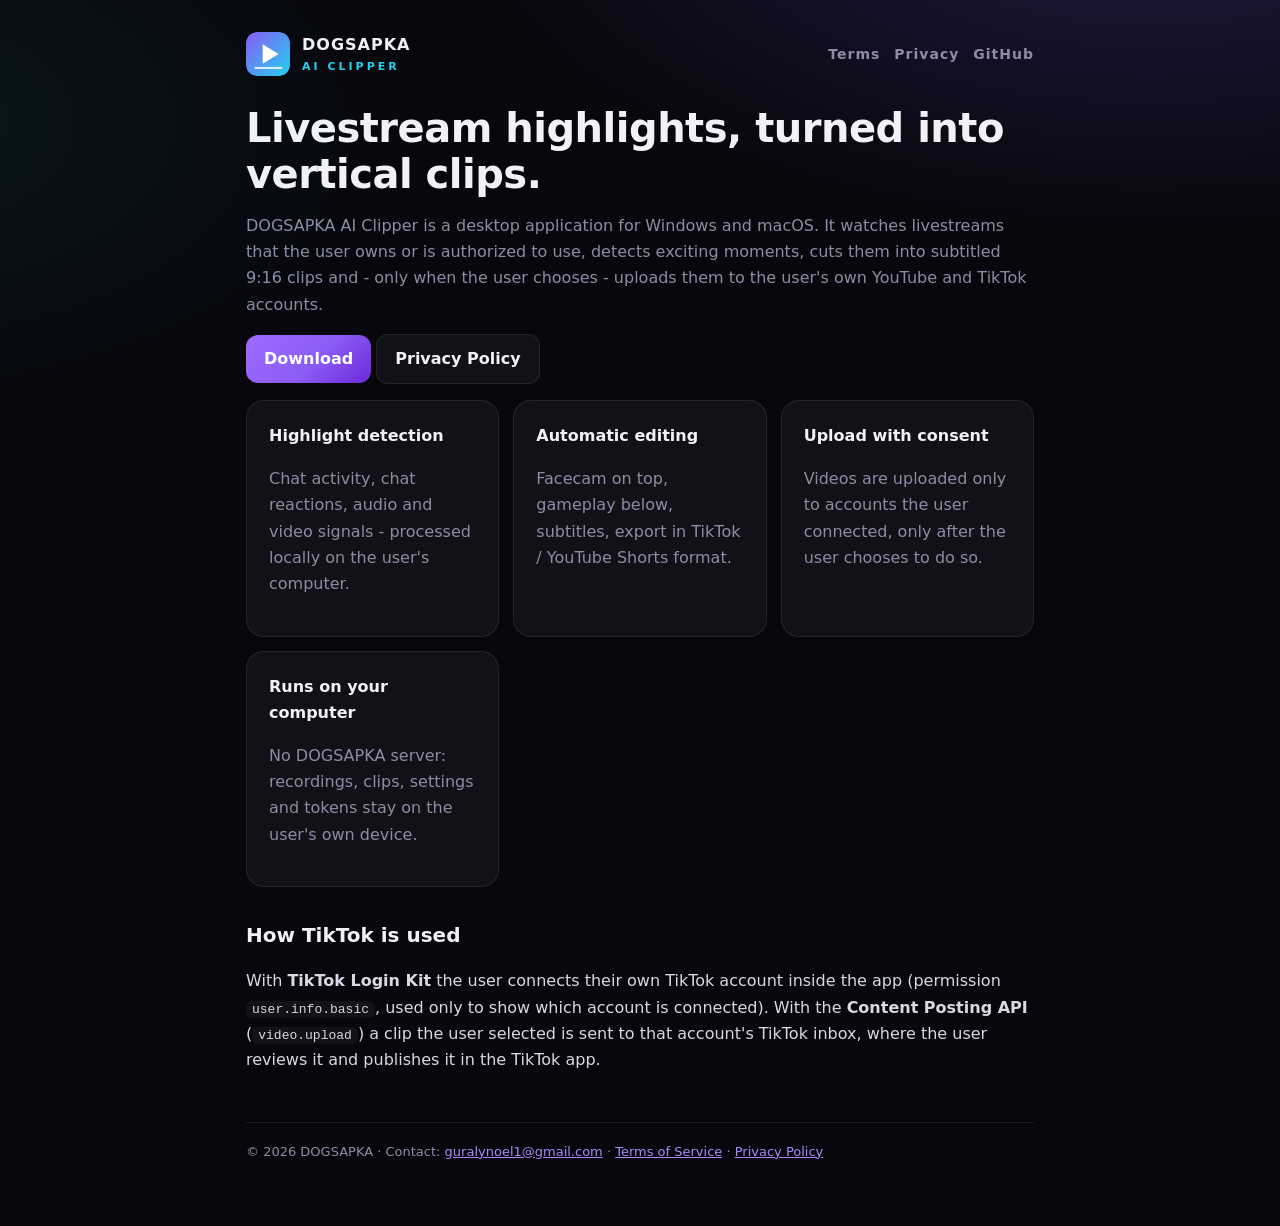
<file: docs/index.html>
<!doctype html>
<html lang="en">
<head>
  <meta charset="utf-8">
  <meta name="viewport" content="width=device-width, initial-scale=1">
  <title>DOGSAPKA AI Clipper</title>
  <meta name="description" content="Desktop app that turns highlights of authorized livestreams into vertical short clips and uploads them to the creator's own accounts.">
  <link rel="icon" href="icon.png">
  <link rel="stylesheet" href="style.css">
</head>
<body>
<div class="wrap">
  <header>
    <img src="icon.png" alt="">
    <a href="./">DOGSAPKA<small>AI CLIPPER</small></a>
    <nav><a href="terms.html">Terms</a><a href="privacy.html">Privacy</a>
      <a href="https://github.com/dogsapkaofc/dogsapka-ai-clipper">GitHub</a></nav>
  </header>

  <h1>Livestream highlights, turned into vertical clips.</h1>
  <p class="muted">DOGSAPKA AI Clipper is a desktop application for Windows and macOS. It watches livestreams that
    the user owns or is authorized to use, detects exciting moments, cuts them into subtitled 9:16 clips and - only
    when the user chooses - uploads them to the user's own YouTube and TikTok accounts.</p>
  <p>
    <a class="btn" href="https://github.com/dogsapkaofc/dogsapka-ai-clipper/releases/latest">Download</a>
    <a class="btn ghost" href="privacy.html">Privacy Policy</a>
  </p>

  <div class="grid">
    <div class="card"><h3>Highlight detection</h3>
      <p class="muted">Chat activity, chat reactions, audio and video signals - processed locally on the user's computer.</p></div>
    <div class="card"><h3>Automatic editing</h3>
      <p class="muted">Facecam on top, gameplay below, subtitles, export in TikTok / YouTube Shorts format.</p></div>
    <div class="card"><h3>Upload with consent</h3>
      <p class="muted">Videos are uploaded only to accounts the user connected, only after the user chooses to do so.</p></div>
    <div class="card"><h3>Runs on your computer</h3>
      <p class="muted">No DOGSAPKA server: recordings, clips, settings and tokens stay on the user's own device.</p></div>
  </div>

  <h2>How TikTok is used</h2>
  <p>With <b>TikTok Login Kit</b> the user connects their own TikTok account inside the app (permission
    <code>user.info.basic</code>, used only to show which account is connected). With the <b>Content Posting API</b>
    (<code>video.upload</code>) a clip the user selected is sent to that account's TikTok inbox, where the user reviews
    it and publishes it in the TikTok app.</p>

  <footer>
    © 2026 DOGSAPKA · Contact: <a href="mailto:guralynoel1@gmail.com">guralynoel1@gmail.com</a> ·
    <a href="terms.html">Terms of Service</a> · <a href="privacy.html">Privacy Policy</a>
  </footer>
</div>
</body>
</html>
</file>
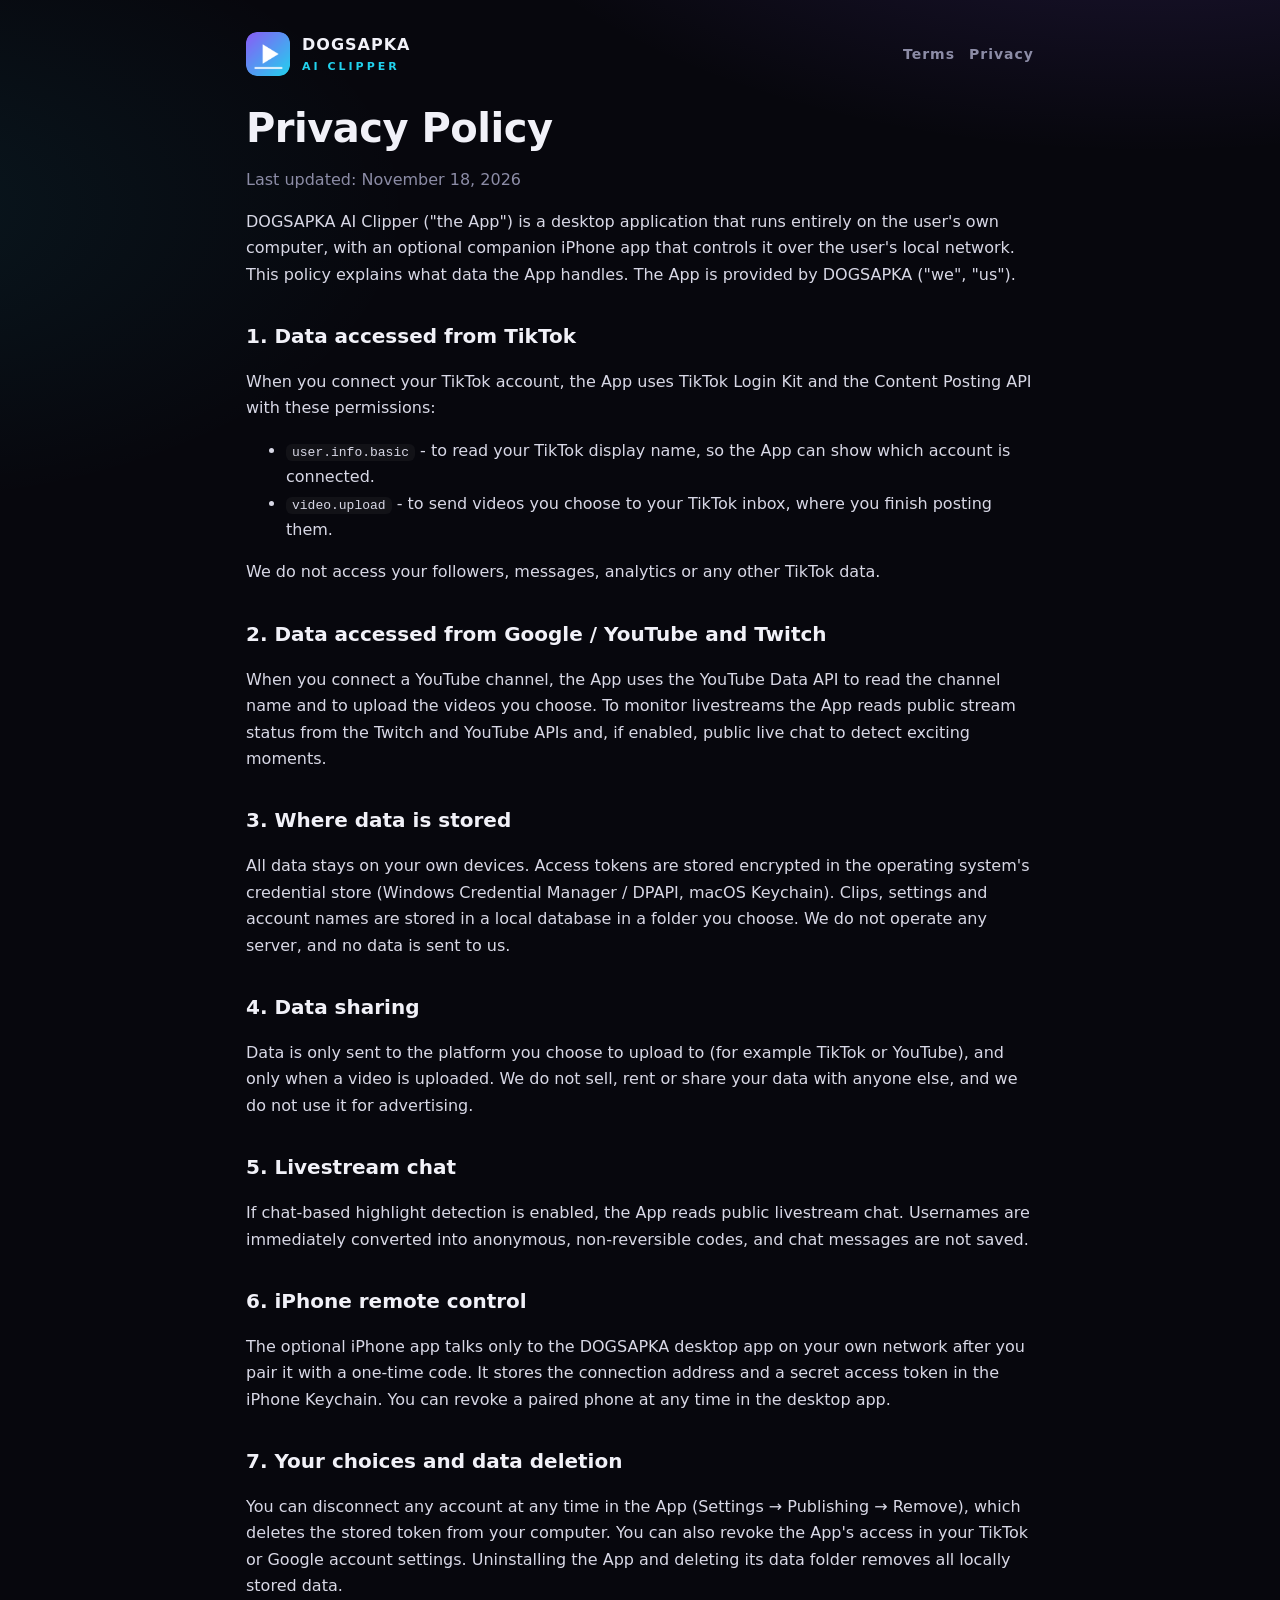
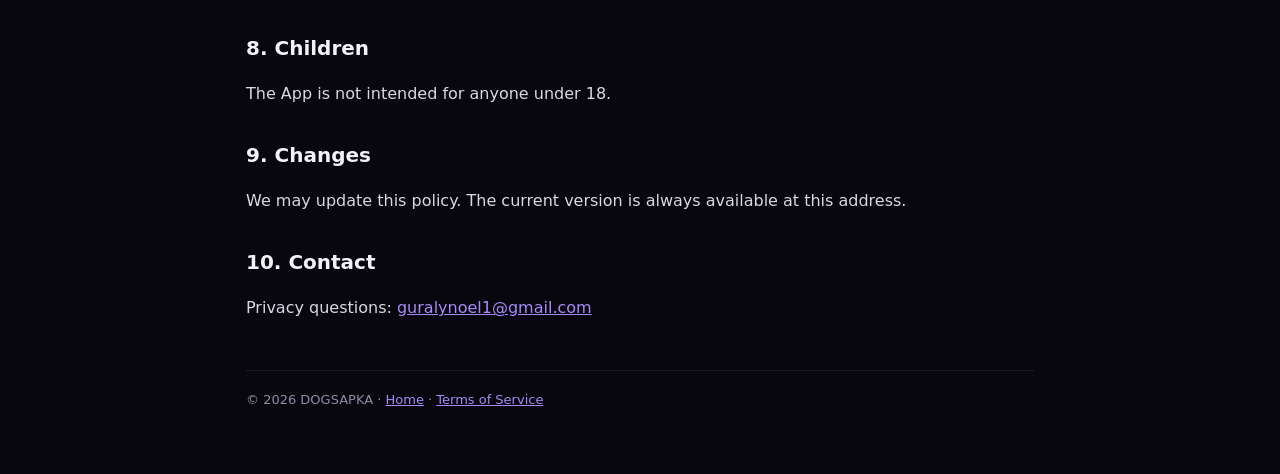
<file: docs/privacy.html>
<!doctype html>
<html lang="en">
<head>
  <meta charset="utf-8">
  <meta name="viewport" content="width=device-width, initial-scale=1">
  <title>Privacy Policy · DOGSAPKA AI Clipper</title>
  <link rel="icon" href="icon.png">
  <link rel="stylesheet" href="style.css">
</head>
<body>
<div class="wrap">
  <header>
    <img src="icon.png" alt="">
    <a href="./">DOGSAPKA<small>AI CLIPPER</small></a>
    <nav><a href="terms.html">Terms</a><a href="privacy.html">Privacy</a></nav>
  </header>

  <h1>Privacy Policy</h1>
  <p class="muted">Last updated: November 18, 2026</p>

  <p>DOGSAPKA AI Clipper ("the App") is a desktop application that runs entirely on the user's own computer, with an
    optional companion iPhone app that controls it over the user's local network. This policy explains what data the App
    handles. The App is provided by DOGSAPKA ("we", "us").</p>

  <h2>1. Data accessed from TikTok</h2>
  <p>When you connect your TikTok account, the App uses TikTok Login Kit and the Content Posting API with these
    permissions:</p>
  <ul>
    <li><code>user.info.basic</code> - to read your TikTok display name, so the App can show which account is connected.</li>
    <li><code>video.upload</code> - to send videos you choose to your TikTok inbox, where you finish posting them.</li>
  </ul>
  <p>We do not access your followers, messages, analytics or any other TikTok data.</p>

  <h2>2. Data accessed from Google / YouTube and Twitch</h2>
  <p>When you connect a YouTube channel, the App uses the YouTube Data API to read the channel name and to upload the
    videos you choose. To monitor livestreams the App reads public stream status from the Twitch and YouTube APIs and,
    if enabled, public live chat to detect exciting moments.</p>

  <h2>3. Where data is stored</h2>
  <p>All data stays on your own devices. Access tokens are stored encrypted in the operating system's credential store
    (Windows Credential Manager / DPAPI, macOS Keychain). Clips, settings and account names are stored in a local database
    in a folder you choose. We do not operate any server, and no data is sent to us.</p>

  <h2>4. Data sharing</h2>
  <p>Data is only sent to the platform you choose to upload to (for example TikTok or YouTube), and only when a video is
    uploaded. We do not sell, rent or share your data with anyone else, and we do not use it for advertising.</p>

  <h2>5. Livestream chat</h2>
  <p>If chat-based highlight detection is enabled, the App reads public livestream chat. Usernames are immediately
    converted into anonymous, non-reversible codes, and chat messages are not saved.</p>

  <h2>6. iPhone remote control</h2>
  <p>The optional iPhone app talks only to the DOGSAPKA desktop app on your own network after you pair it with a
    one-time code. It stores the connection address and a secret access token in the iPhone Keychain. You can revoke a
    paired phone at any time in the desktop app.</p>

  <h2>7. Your choices and data deletion</h2>
  <p>You can disconnect any account at any time in the App (Settings → Publishing → Remove), which deletes the stored
    token from your computer. You can also revoke the App's access in your TikTok or Google account settings.
    Uninstalling the App and deleting its data folder removes all locally stored data.</p>

  <h2>8. Children</h2>
  <p>The App is not intended for anyone under 18.</p>

  <h2>9. Changes</h2>
  <p>We may update this policy. The current version is always available at this address.</p>

  <h2>10. Contact</h2>
  <p>Privacy questions: <a href="mailto:guralynoel1@gmail.com">guralynoel1@gmail.com</a></p>

  <footer>© 2026 DOGSAPKA · <a href="./">Home</a> · <a href="terms.html">Terms of Service</a></footer>
</div>
</body>
</html>
</file>
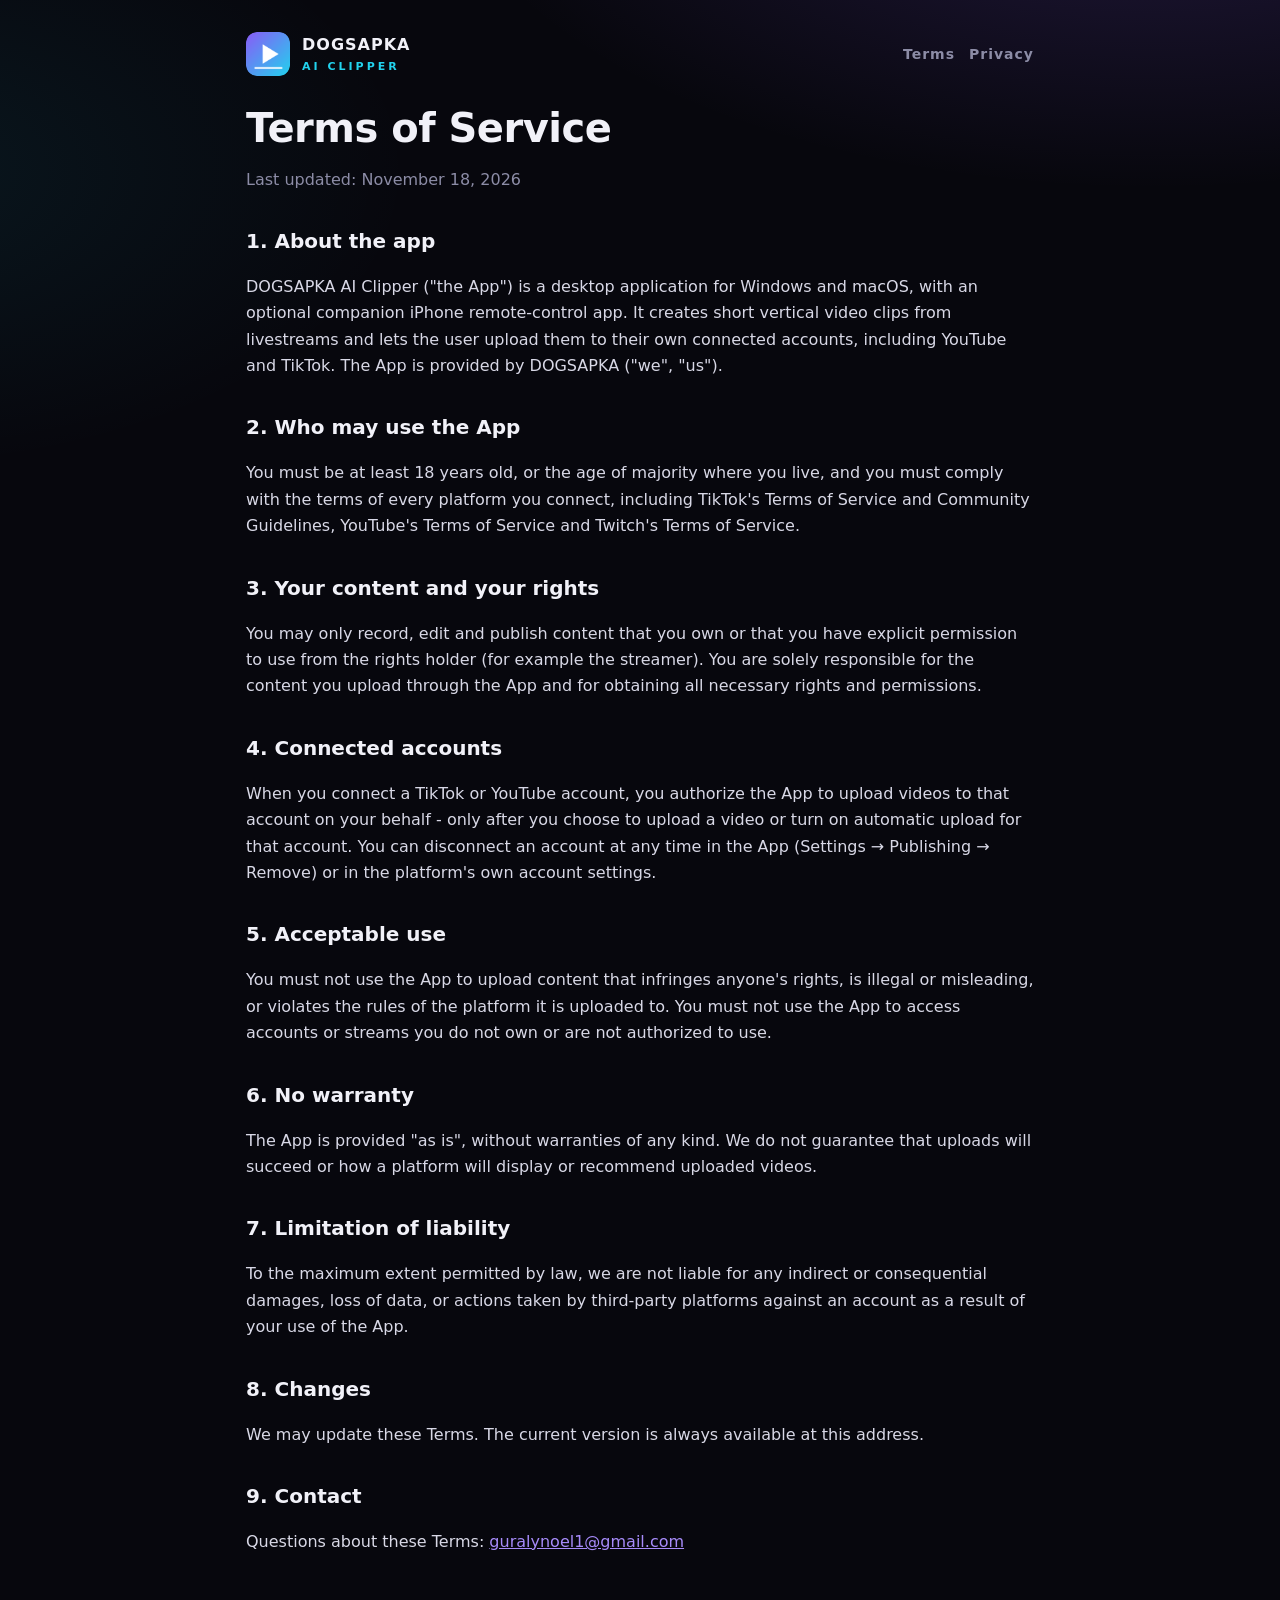
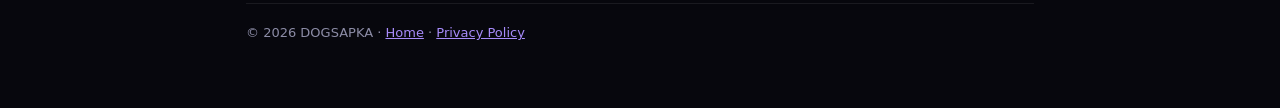
<file: docs/terms.html>
<!doctype html>
<html lang="en">
<head>
  <meta charset="utf-8">
  <meta name="viewport" content="width=device-width, initial-scale=1">
  <title>Terms of Service · DOGSAPKA AI Clipper</title>
  <link rel="icon" href="icon.png">
  <link rel="stylesheet" href="style.css">
</head>
<body>
<div class="wrap">
  <header>
    <img src="icon.png" alt="">
    <a href="./">DOGSAPKA<small>AI CLIPPER</small></a>
    <nav><a href="terms.html">Terms</a><a href="privacy.html">Privacy</a></nav>
  </header>

  <h1>Terms of Service</h1>
  <p class="muted">Last updated: November 18, 2026</p>

  <h2>1. About the app</h2>
  <p>DOGSAPKA AI Clipper ("the App") is a desktop application for Windows and macOS, with an optional companion
    iPhone remote-control app. It creates short vertical video clips from livestreams and lets the user upload them to
    their own connected accounts, including YouTube and TikTok. The App is provided by DOGSAPKA ("we", "us").</p>

  <h2>2. Who may use the App</h2>
  <p>You must be at least 18 years old, or the age of majority where you live, and you must comply with the terms of
    every platform you connect, including TikTok's Terms of Service and Community Guidelines, YouTube's Terms of Service
    and Twitch's Terms of Service.</p>

  <h2>3. Your content and your rights</h2>
  <p>You may only record, edit and publish content that you own or that you have explicit permission to use from the
    rights holder (for example the streamer). You are solely responsible for the content you upload through the App and
    for obtaining all necessary rights and permissions.</p>

  <h2>4. Connected accounts</h2>
  <p>When you connect a TikTok or YouTube account, you authorize the App to upload videos to that account on your
    behalf - only after you choose to upload a video or turn on automatic upload for that account. You can disconnect an
    account at any time in the App (Settings → Publishing → Remove) or in the platform's own account settings.</p>

  <h2>5. Acceptable use</h2>
  <p>You must not use the App to upload content that infringes anyone's rights, is illegal or misleading, or violates
    the rules of the platform it is uploaded to. You must not use the App to access accounts or streams you do not own
    or are not authorized to use.</p>

  <h2>6. No warranty</h2>
  <p>The App is provided "as is", without warranties of any kind. We do not guarantee that uploads will succeed or how a
    platform will display or recommend uploaded videos.</p>

  <h2>7. Limitation of liability</h2>
  <p>To the maximum extent permitted by law, we are not liable for any indirect or consequential damages, loss of data,
    or actions taken by third-party platforms against an account as a result of your use of the App.</p>

  <h2>8. Changes</h2>
  <p>We may update these Terms. The current version is always available at this address.</p>

  <h2>9. Contact</h2>
  <p>Questions about these Terms: <a href="mailto:guralynoel1@gmail.com">guralynoel1@gmail.com</a></p>

  <footer>© 2026 DOGSAPKA · <a href="./">Home</a> · <a href="privacy.html">Privacy Policy</a></footer>
</div>
</body>
</html>
</file>
<file: docs/style.css>
:root {
  --bg: #07070d; --card: rgba(255,255,255,0.045); --border: rgba(255,255,255,0.08);
  --text: #f1f1f8; --muted: #8c8ca6; --purple: #8b5cf6; --purple2: #a78bfa; --cyan: #22d3ee;
}
* { box-sizing: border-box; }
html { -webkit-text-size-adjust: 100%; }
body {
  margin: 0; color: var(--text); line-height: 1.65;
  font-family: -apple-system, "Segoe UI", system-ui, "Helvetica Neue", Arial, sans-serif;
  background: radial-gradient(1200px 600px at 90% -10%, rgba(139,92,246,0.22), transparent 60%),
              radial-gradient(900px 500px at -10% 10%, rgba(34,211,238,0.08), transparent 60%), var(--bg);
  min-height: 100vh;
}
.wrap { max-width: 820px; margin: 0 auto; padding: 32px 16px 64px; }
header { display: flex; align-items: center; gap: 12px; margin-bottom: 28px; }
header img { width: 44px; height: 44px; border-radius: 11px; }
header a { color: var(--text); text-decoration: none; font-weight: 800; letter-spacing: 1px; }
header small { display: block; color: var(--cyan); font-size: 11px; letter-spacing: 3px; font-weight: 700; }
nav { margin-left: auto; display: flex; gap: 14px; flex-wrap: wrap; }
nav a { color: var(--muted); text-decoration: none; font-size: 14px; }
nav a:hover { color: var(--text); }
h1 { font-size: clamp(28px, 5vw, 40px); line-height: 1.15; margin: 8px 0 6px; letter-spacing: -0.5px; }
h2 { font-size: 20px; margin: 32px 0 8px; }
p, li { color: #d8d8e6; }
.muted { color: var(--muted); }
.card { background: var(--card); border: 1px solid var(--border); border-radius: 18px; padding: 22px 22px; margin: 18px 0; }
.grid { display: grid; grid-template-columns: repeat(auto-fit, minmax(220px, 1fr)); gap: 14px; }
.grid .card { margin: 0; }
.card h3 { margin: 0 0 6px; font-size: 16px; }
.btn { display: inline-block; padding: 11px 18px; border-radius: 12px; font-weight: 600; text-decoration: none;
       color: white; background: linear-gradient(135deg, #9d6bff, var(--purple) 55%, #6d28d9); }
.btn.ghost { background: var(--card); border: 1px solid var(--border); color: var(--text); }
a { color: var(--purple2); }
footer { margin-top: 48px; color: var(--muted); font-size: 13px; border-top: 1px solid var(--border); padding-top: 18px; }
code { background: var(--card); padding: 1px 6px; border-radius: 6px; }
</file>
